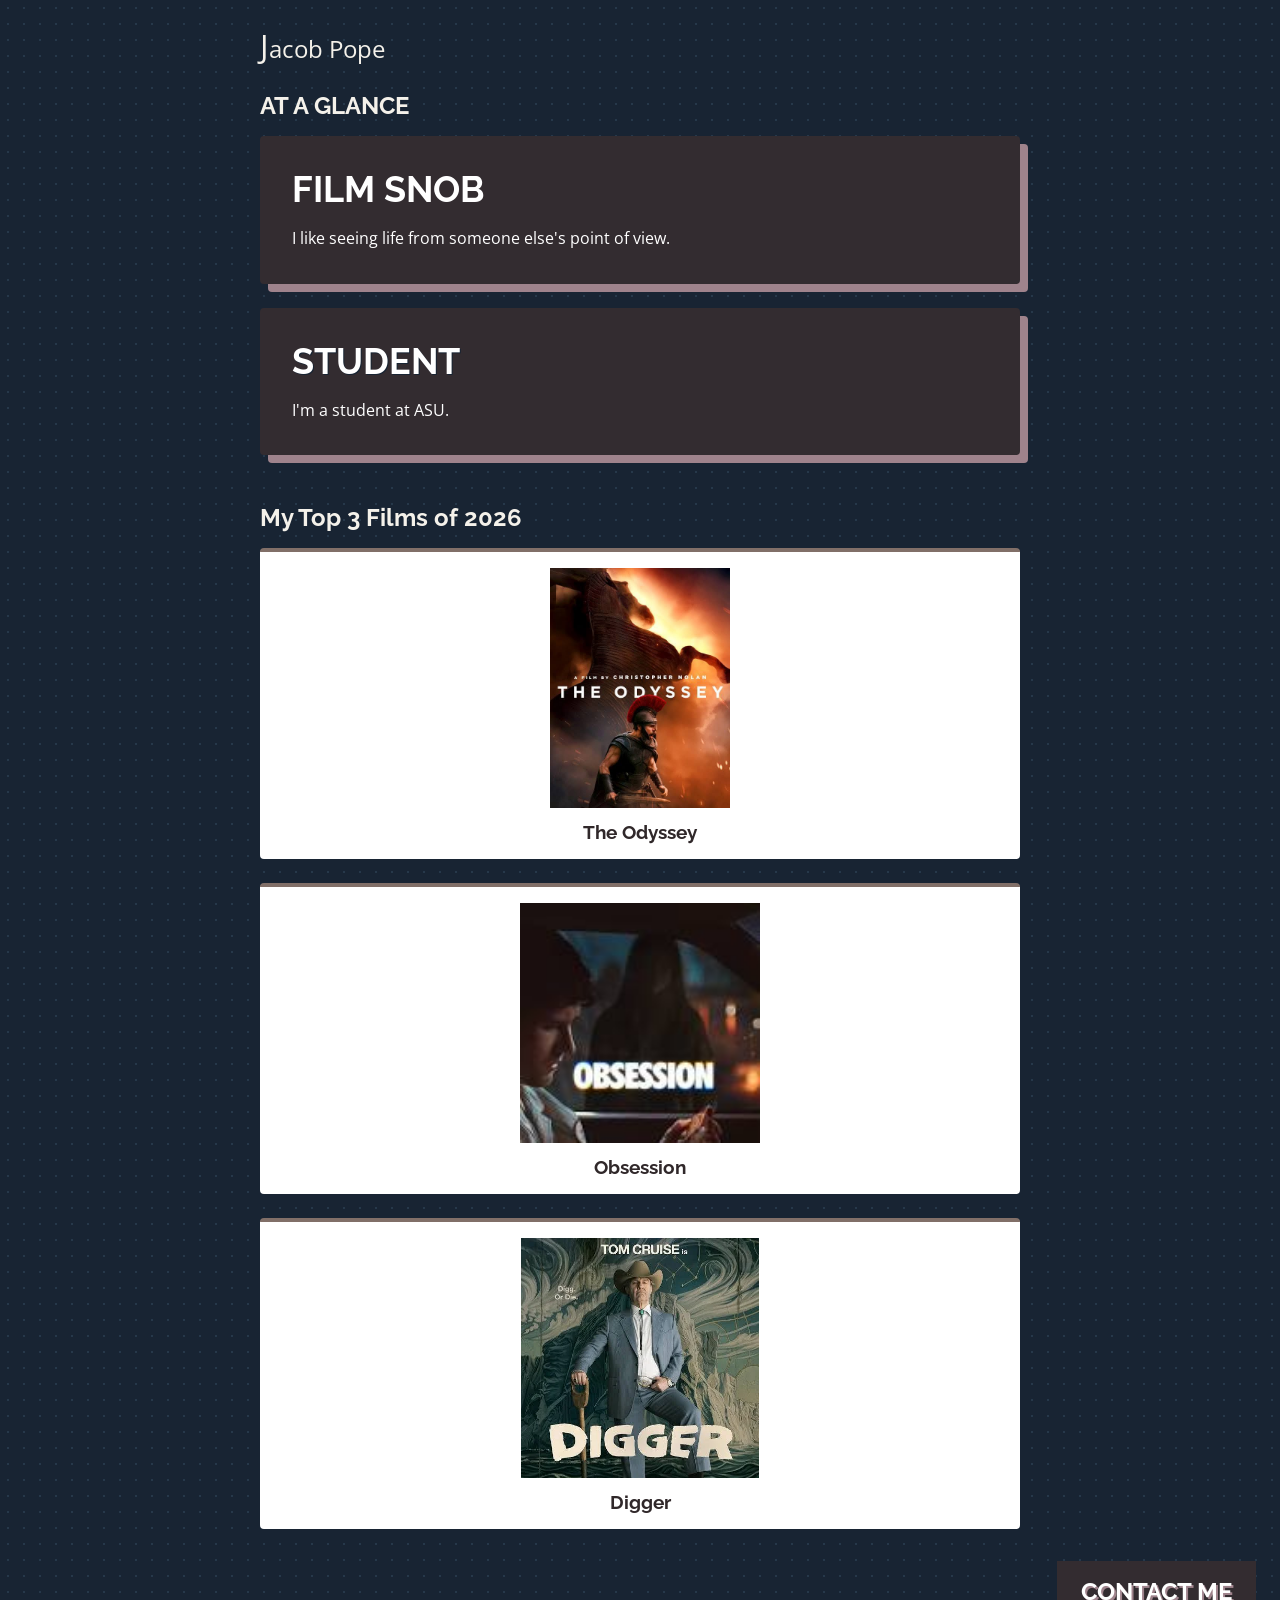
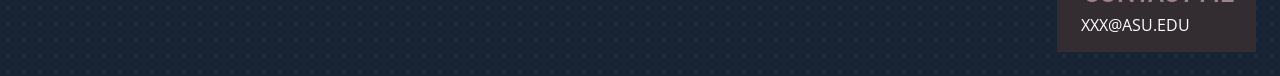
<file: Week3/index.html>
<!DOCTYPE html>
<html lang="en">
<head>
  <meta charset="UTF-8">
  <meta name="viewport" content="width=device-width, initial-scale=1.0">
  <title>Jacob Pope | Portfolio</title>
  <link rel="stylesheet" href="style.css">
</head>
<body>
  <div id="page">
    <header>Jacob Pope</header>
    <h2 class="glance">At a Glance</h2>
    <div class="intro-card">
      <h1>Film Snob</h1>
      <p class="intro">I like seeing life from someone else's point of view.</p>
    </div>
    <div class="intro-card student">
      <h2>Student</h2>
      <p class="intro">I'm a student at ASU.</p>
    </div>
    <h2>My Top 3 Films of 2026</h2>
    <div class="cards">
      <div class="card">
        <img src="images/the-odyssey.png" alt="The Odyssey poster">
        <h3>The Odyssey</h3>
      </div>
      <div class="card">
        <img src="images/obsession.png" alt="Obsession poster">
        <h3>Obsession</h3>
      </div>
      <div class="card">
        <img src="images/digger.png" alt="Digger poster">
        <h3>Digger</h3>
      </div>
    </div>
  </div>
  <footer class="contact">
    <h2>Contact Me</h2>
    <p>XXX@ASU.EDU</p>
  </footer>
</body>
</html>
</file>
<file: Week3/style.css>
@import url('https://fonts.googleapis.com/css2?family=Raleway:wght@600;700&family=Open+Sans&display=swap');

body {
  margin: 0;
  padding: 24px;
  background-color: #182433;
  background-image: radial-gradient(#26384a 1px, transparent 1px);
  background-size: 16px 16px;
  font-family: 'Open Sans', sans-serif;
  color: #30282a;
}
#page {
  max-width: 760px;
  margin: 0 auto;
}
header {
  margin-bottom: 24px;
  font-size: 24px;
}
h1, h2, h3 {
  font-family: 'Raleway', sans-serif;
}
.intro-card {
  padding: 32px;
  background-color: #332c30;
  color: white;
  border-radius: 4px;
  box-shadow: 8px 8px #9f838c;
}
h1 {
  margin: 0 0 16px;
  font-size: 36px;
  text-transform: uppercase;
}
.intro {
  max-width: 560px;
  margin: 0;
  line-height: 1.6;
}
h2 {
  margin: 48px 0 16px;
  text-shadow: 1px 1px #182433;
}
header::first-letter {
  font-size: 32px;
}
.card {
  padding: 16px;
  margin-bottom: 24px;
  background-color: white;
  border-top: 4px solid #816f68;
  border-radius: 4px;
  text-align: center;
  transition: box-shadow 0.3s;
}
.card:hover {
  box-shadow: 6px 6px #9f838c;
}
.card img {
  max-width: 100%;
  height: 240px;
  object-fit: contain;
}
h3 {
  margin: 8px 0 0;
}
@keyframes appear {
  from { opacity: 0; }
  to { opacity: 1; }
}
.intro-card h1 {
  animation: appear 0.6s;
}
.contact {
  width: fit-content;
  margin: 32px 0 0 auto;
  padding: 16px 24px;
  background-color: #332c30;
  color: white;
}
.contact h2 {
  margin: 0 0 8px;
  text-transform: uppercase;
  text-shadow: 2px 2px #9f838c;
}
.contact p {
  margin: 0;
}
.glance {
  margin: 0 0 16px;
  text-transform: uppercase;
}

header, #page > h2 {
  color: #f4f1ea;
}


.student {
  margin-top: 24px;
}
.student h2 {
  margin: 0 0 16px;
  font-size: 36px;
  text-transform: uppercase;
}
</file>
